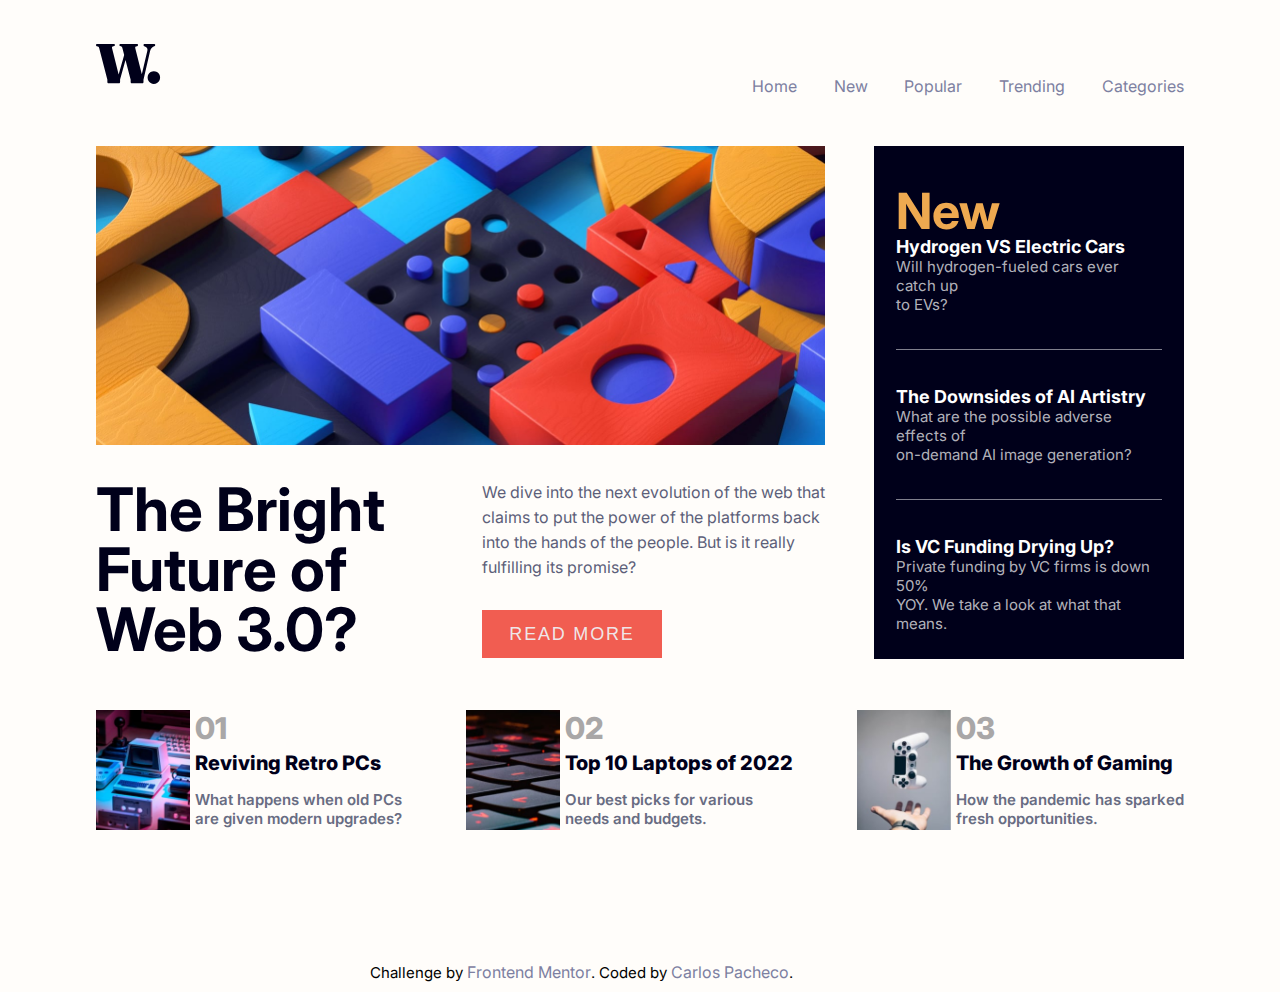
<file: index.html>
<!DOCTYPE html>
<html lang="pt-br">

<head>
  <meta charset="UTF-8">
  <meta name="viewport" content="width=device-width, initial-scale=1.0">
  <link rel="shortcut icon" href="assets/images/favicon-32x32.png" type="image/x-icon">
  <link rel="icon" type="image/png" sizes="32x32" href="./assets/images/favicon-32x32.png">
  <link rel="stylesheet" href="assets/style.css">
  <title>Frontend Mentor | News homepage</title>
</head>

<body>
  <header>
    <nav class="mobile-modo">
      <div class="logo"><img src="assets/images/logo.svg" alt="" srcset=""></div>
      <button class="navbar-toggle" onclick="toggleMenu()">
        <span class="line1"></span>
        <span class="line2"></span>
        <span class="line3"></span>
      </button>
      <ul class="menu">
        <li><a class="item1" href="#">Home</a></li>
        <li><a class="item2" href="#">New</a></li>
        <li><a class="item3" href="#">Popular</a></li>
        <li><a class="item4" href="#">Trending</a></li>
        <li><a class="item5" href="#">Categories</a></li>
      </ul>
    </nav>
  </header>
  <main>
    <section class="principal mobile-modo">
      <div class="container-pai-banner">
        <div class="banner-principal">
          <picture>
            <source media="(max-width:700px)" srcset="assets/images/image-web-3-mobile.jpg" type="image/jpg">
            <img src="assets/images/image-web-3-desktop.jpg" alt="">
          </picture>
        </div>
        <div class="text-banner">
          <div class="blue-text">
            <h1 class="fonte-blue">The Bright <br> Future of <br> Web 3.0?</h1>
          </div>
          <div class="text-banner-button">
            <span>We dive into the next evolution of the web that <br>claims to put the power of the platforms back <br>
              into the
              hands of the
              people.
              But is it really <br> fulfilling its promise?</span>
            <a href="#"><button class="botao-read-more" type="button" id="read-more">Read more</button></a>
          </div>
        </div>
      </div>
      <div class="news-blue">
        <div class="news-item-pai">
          <h1 class="new">New</h1>
          <div class="news-item">
            <h2><a href="#">Hydrogen VS Electric Cars</a></h2>
            <span>Will hydrogen-fueled cars ever catch up <br> to EVs?</span>
          </div>
          <hr>
          <div class="news-item">
            <h2><a href="#">The Downsides of AI Artistry</a></h2>
            <span>What are the possible adverse effects of <br> on-demand AI image generation?</span>
          </div>
          <hr>
          <div class="news-item">
            <h2><a href="#">Is VC Funding Drying Up?</a></h2>
            <span>Private funding by VC firms is down 50% <br> YOY. We take a look at what that means.</span>
          </div>
        </div>
      </div>
    </section>
    <section class="artigos mobile-modo">
      <div class="artigos-item">
        <div>
          <img src="assets/images/image-retro-pcs.jpg" alt="">
        </div>
        <div class="artigos-item-text artigos-first-item">
          <div>01</div>
          <div><a href="#">Reviving Retro PCs</a></div>
          <div>What happens when old PCs<br>are given modern upgrades?</div>
        </div>
      </div>
      <div class="artigos-item">
        <div>
          <img src="assets/images/image-top-laptops.jpg" alt="">
        </div>
        <div class="artigos-item-text">
          <div>02</div>
          <div><a href="#">Top 10 Laptops of 2022</a></div>
          <div>Our best picks for various <br> needs and budgets.</div>
        </div>
      </div>
      <div class="artigos-item">
        <div>
          <img src="assets/images/image-gaming-growth.jpg" alt="">
        </div>
        <div class="artigos-item-text">
          <div>03</div>
          <div><a href="#">The Growth of Gaming</a></div>
          <div>How the pandemic has sparked <br> fresh opportunities.</div>
        </div>
      </div>
    </section>
  </main>

  <section>
    <div class="attribution">
      Challenge by <a href="https://www.frontendmentor.io?ref=challenge" target="_blank">Frontend Mentor</a>.
      Coded by <a href="#">Carlos Pacheco</a>.
    </div>
  </section>
</body>
<script src="assets/main.js"></script>

</html>
</file>
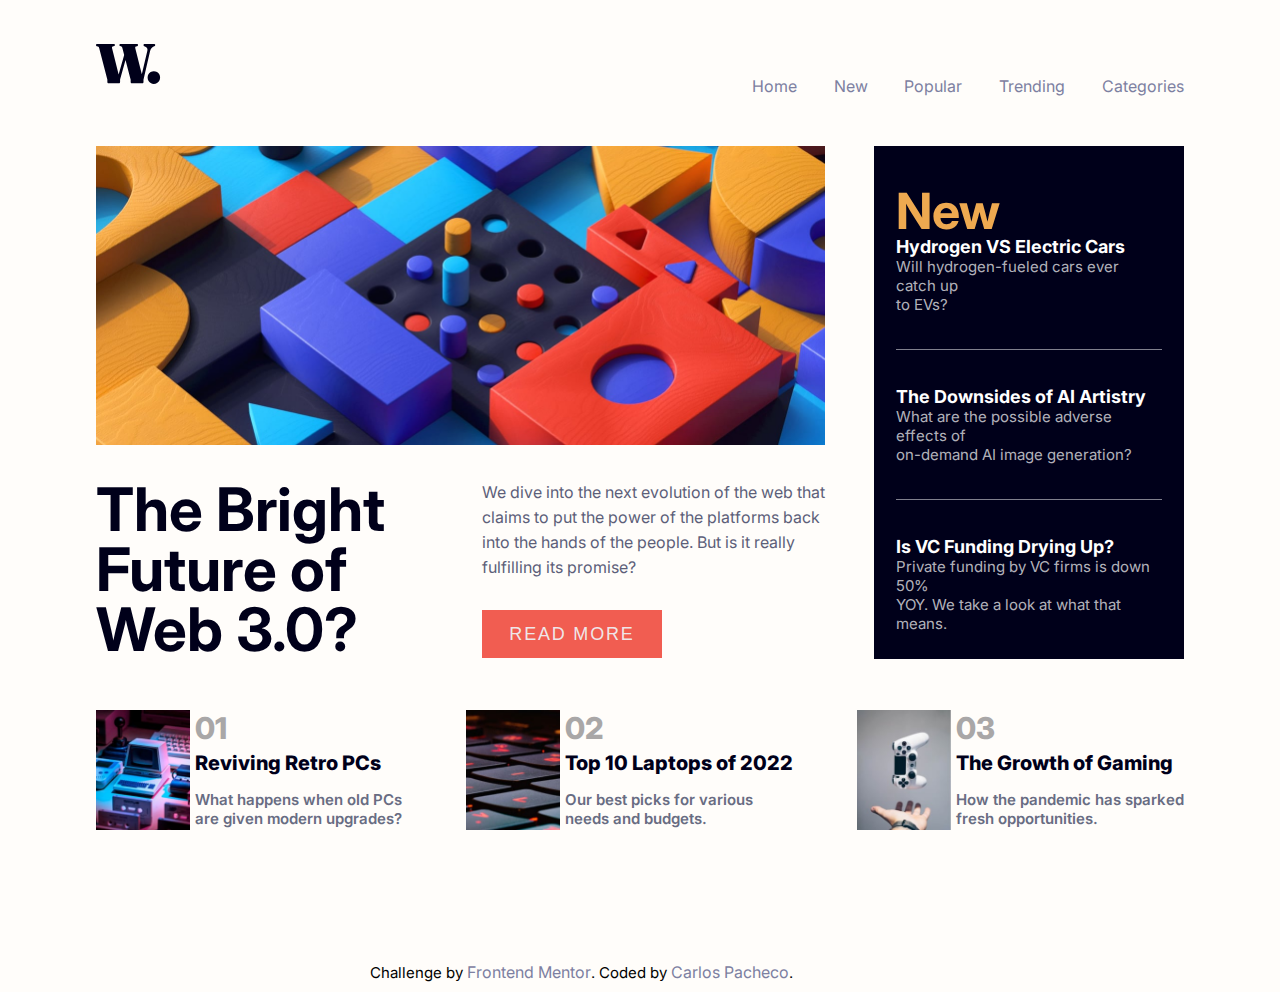
<file: news-homepage-main/index.html>
<!DOCTYPE html>
<html lang="pt-br">

<head>
  <meta charset="UTF-8">
  <meta name="viewport" content="width=device-width, initial-scale=1.0">
  <link rel="shortcut icon" href="assets/images/favicon-32x32.png" type="image/x-icon">
  <link rel="icon" type="image/png" sizes="32x32" href="./assets/images/favicon-32x32.png">
  <link rel="stylesheet" href="assets/style.css">
  <title>Frontend Mentor | News homepage</title>
</head>

<body>
  <header>
    <nav class="mobile-modo">
      <div class="logo"><img src="assets/images/logo.svg" alt="" srcset=""></div>
      <button class="navbar-toggle" onclick="toggleMenu()">
        <span class="line1"></span>
        <span class="line2"></span>
        <span class="line3"></span>
      </button>
      <ul class="menu">
        <li><a class="item1" href="https://www.youtube.com/watch?v=U1gMVr_zDPs">Home</a></li>
        <li><a class="item2" href="#">New</a></li>
        <li><a class="item3" href="#">Popular</a></li>
        <li><a class="item4" href="#">Trending</a></li>
        <li><a class="item5" href="#">Categories</a></li>
      </ul>
    </nav>
  </header>
  <main>
    <section class="principal mobile-modo">
      <div class="container-pai-banner">
        <div class="banner-principal">
          <picture>
            <source media="(max-width:700px)" srcset="assets/images/image-web-3-mobile.jpg" type="image/jpg">
            <img src="assets/images/image-web-3-desktop.jpg" alt="">
          </picture>
        </div>
        <div class="text-banner">
          <div class="blue-text">
            <h1 class="fonte-blue">The Bright <br> Future of <br> Web 3.0?</h1>
          </div>
          <div class="text-banner-button">
            <span>We dive into the next evolution of the web that <br>claims to put the power of the platforms back <br>
              into the
              hands of the
              people.
              But is it really <br> fulfilling its promise?</span>
            <a href="#"><button class="botao-read-more" type="button" id="read-more">Read more</button></a>
          </div>
        </div>
      </div>
      <div class="news-blue">
        <div class="news-item-pai">
          <h1 class="new">New</h1>
          <div class="news-item">
            <h2><a href="#">Hydrogen VS Electric Cars</a></h2>
            <span>Will hydrogen-fueled cars ever catch up <br> to EVs?</span>
          </div>
          <hr>
          <div class="news-item">
            <h2><a href="#">The Downsides of AI Artistry</a></h2>
            <span>What are the possible adverse effects of <br> on-demand AI image generation?</span>
          </div>
          <hr>
          <div class="news-item">
            <h2><a href="#">Is VC Funding Drying Up?</a></h2>
            <span>Private funding by VC firms is down 50% <br> YOY. We take a look at what that means.</span>
          </div>
        </div>
      </div>
    </section>
    <section class="artigos mobile-modo">
      <div class="artigos-item">
        <div>
          <img src="assets/images/image-retro-pcs.jpg" alt="">
        </div>
        <div class="artigos-item-text artigos-first-item">
          <div>01</div>
          <div><a href="#">Reviving Retro PCs</a></div>
          <div>What happens when old PCs<br>are given modern upgrades?</div>
        </div>
      </div>
      <div class="artigos-item">
        <div>
          <img src="assets/images/image-top-laptops.jpg" alt="">
        </div>
        <div class="artigos-item-text">
          <div>02</div>
          <div><a href="#">Top 10 Laptops of 2022</a></div>
          <div>Our best picks for various <br> needs and budgets.</div>
        </div>
      </div>
      <div class="artigos-item">
        <div>
          <img src="assets/images/image-gaming-growth.jpg" alt="">
        </div>
        <div class="artigos-item-text">
          <div>03</div>
          <div><a href="#">The Growth of Gaming</a></div>
          <div>How the pandemic has sparked <br> fresh opportunities.</div>
        </div>
      </div>
    </section>
  </main>

  <section>
    <div class="attribution">
      Challenge by <a href="https://www.frontendmentor.io?ref=challenge" target="_blank">Frontend Mentor</a>.
      Coded by <a href="#">Carlos Pacheco</a>.
    </div>
  </section>
</body>
<script src="assets/main.js"></script>

</html>
</file>
<file: assets/style.css>
@import url('https://fonts.googleapis.com/css2?family=Inter:wght@400;700;800&display=swap');

* {
    margin: 0;
    padding: 0;
}

body {
    font-family: 'Inter', sans-serif;
    margin: 0;
    padding: 0;
    font-size: 15px;
    margin-top: 2%;
    background-color: hsl(36, 100%, 99%)
}

header {
    padding: 10px;
    display: flex;
    align-items: center;
    justify-content: center;
}

nav {
    display: flex;
    width: 65vw;
    justify-content: space-between;
    align-items: end;
}

.navbar-toggle {
    display: none;
    width: 60px;
    height: 30px;
    margin-bottom: 10px;
    border: none;
    border-radius: 10px;
    align-items: center;
    background-color: #ffffff00;
}

.navbar-toggle>span {
    gap: 5px;
    border: #00001a solid;
    height: 0.3px;
    width: 50px;
}

.menu {
    list-style-type: none;
    display: flex;
    gap: 2.3rem;
}

.menu>li>a:hover {
    color: #f17c51;
}

.logo {
    width: 100px;
    font-size: 50px;
    color: #333;
    margin-right: 10px;
}

main {
    display: flex;
    flex-direction: column;
    align-items: center;
}

.big-fonte {
    font-family: Arial, Helvetica, sans-serif;
    font-weight: 700;
    font-size: 60px;
    width: 50%;
    color: #00001a;
}

a {
    font-weight: 400;
    font-size: 16px;
    font-family: 'Inter', sans-serif;
    color: hsl(235, 16%, 56%);
    text-decoration: none;
}

.principal {
    margin-top: 40px;
    gap: 20px;
    width: 65vw;
    display: flex;
    flex-wrap: wrap;
    justify-content: space-between;
}

.container-pai-banner {
    width: 67%;
    flex-wrap: wrap;
    display: flex;
    flex-direction: column;
}

.banner-principal img {
    width: 100%;
}

.text-banner {
    margin-top: 30px;
    width: 100%;
    display: flex;
    flex-direction: row;
    flex-wrap: wrap;
    justify-content: space-between;
    align-items: center;
    gap: 10px;
}

.fonte-blue {
    margin: 0;
    line-height: 60px;
    font-size: 60px;
    color: #00001a;
}

.text-banner-button {
    gap: 30px;
    line-height: 25px;
    display: flex;
    flex-direction: column;
    font-size: 16px;
    color: hsl(236, 13%, 42%);
}

.botao-read-more {
    text-transform: uppercase;
    letter-spacing: 0.1em;
    cursor: pointer;
    font-size: 18px;
    width: 180px;
    height: 48px;
    background: #f15d51;
    border: none;
    color: rgba(239, 244, 248, 0.924);
}

.botao-read-more:hover {
    background-color: #00001a;
}

.news-blue {
    display: flex;
    flex-direction: column;
    background-color: #00001a;
    color: aliceblue;
    width: 28.5%;
    min-width: 260px;
}

.new {
    margin-top: 20px;
    line-height: 50px;
    color: #eea950;
    font-size: 50px;
}

.news-item-pai {
    width: 86%;
    margin: 20px auto;
}

.news-item :nth-child(1) {
    font-size: 18px;
    font-weight: 700;
    color: #ffffff;
}

.news-item :nth-child(1):hover {
    color: #eea950;
}

.news-item :nth-child(2) {
    font-size: 15px;
    color: rgba(255, 255, 255, 0.708);
}


hr {
    margin: 35px 0 35px 0;
    border: none;
    border-top: 1px solid rgba(255, 255, 255, 0.5);
    height: 1px;
}

.artigos {
    display: flex;
    flex-direction: row;
    flex-wrap: wrap;
    width: 65vw;
    margin: 4% auto;
    justify-content: space-between;
}

.artigos-item {
    height: 200px;
    min-width: 260px;
    display: flex;
    gap: 5px;
}

.artigos-item img {
    height: 120px;
}

.artigos-item-text {
    gap: 5px;
    flex-shrink: 2;
    display: flex;
    flex-direction: column;
}

.artigos-item-text :nth-child(1) {
    color: hsl(0, 1%, 66%);
    font-size: 30px;
    margin-top: 0;
    font-weight: 800;
}

.artigos-item-text :only-child {
    font-size: 20px;
    font-weight: 800;
    color: #00001a;
    margin-top: 10px;
}

.artigos-item-text :only-child:hover {
    color: #eea950;
}

.artigos-item-text :nth-child(3) {
    margin-top: 10px;
    font-weight: 600;
    color: hsl(231, 11%, 46%);
}

.attribution {
    width: 60vh;
    min-width: 200px;
    margin: 0 auto;
    margin-bottom: 10px;
}

@media (max-width: 1680px) {
    .mobile-modo {
        width: 80vw;
    }

}

@media (max-width: 1450px) {
    .mobile-modo {
        width: 85vw;
    }

    .banner-principal {
        width: 100%;
    }

}

@media (max-width: 1024px) {

    .menu {
        position: fixed;
        z-index: 2;
        top: 0;
        right: -100%;
        height: 100vh;
        width: 60%;
        max-width: 300px;
        background-color: #eff2f3;
        padding-top: 20%;
        padding-left: 5%;
    }

    .menu.open {
        flex-direction: column;
        right: 0;
        animation: slide-in 0.5s forwards;
    }

    .navbar-toggle>span {
        transition: transform 0.3s ease;
    }

    .navbar-toggle.open .line1 {
        width: 30px;
        transform: rotate(45deg) translate(5px, 6px);
    }

    .navbar-toggle.open .line2 {
        opacity: 0;
    }

    .navbar-toggle.open .line3 {
        width: 30px;
        transform: rotate(-45deg) translate(5px, -6px);
    }

    @keyframes slide-in {
        from {
            right: -100%;
        }

        to {
            right: 0;
        }
    }

    .menu>li>a {
        font-size: 20px;
        font-weight: 700;
        color: #00001a;
    }

    .menu>li>a:hover {
        opacity: 0.7;
    }

    .mobile-modo {
        width: 90vw;
    }

    .navbar-toggle {
        right: 0;
        margin-right: 5%;
        display: flex;
        flex-direction: column;
        position: fixed;
        z-index: 3;
    }

    .navbar-toggle>span {
        margin-top: 2px;
    }

    .overlay {
        position: fixed;
        top: 0;
        left: 0;
        width: 100%;
        height: 100%;
        background-color: rgba(0, 0, 0, 0.5);
        z-index: 1;
    }


    .attribution {
        margin-left: 4%;
    }

}

@media (max-width: 941px) {
    .banner-principal img {
        width: 90vw;
    }
}

@media (max-width: 768px) {

    .logo {
        font-size: 50px;
    }

    .menu {
        padding-top: 30%;
    }

    .principal {
        gap: 60px;
        width: 90vw;
        margin: 0 auto;
        justify-content: center;
    }

    .container-pai-banner {
        width: 100vw;
    }

    .fonte-blue {
        font-family: Arial, Helvetica, sans-serif;
        font-weight: 800;
        font-size: 40px;
        color: #00001a;
        line-height: 40px;
        margin-bottom: 30px;
    }

    .fonte-blue>br {
        display: none;
    }

    .new {
        margin-top: 5px;
        font-size: 30px;
    }

    .news-blue {
        display: flex;
        flex-direction: column;
        background-color: #00001a;
        color: aliceblue;
        width: 100vw;
    }

    .artigos {
        margin-top: 60px;
        width: 90vw;
        justify-content: start;
        text-align: left;
    }

    .artigos-item-text {
        gap: 0;
        width: 100vw;
    }


    .artigos-item {
        width: 90vw;
        gap: 24px;
    }

    .artigos-item img {
        height: 150px;

    }

    .attribution {
        width: 90vw;
        justify-content: center;
    }

}
</file>
<file: news-homepage-main/assets/style.css>
@import url('https://fonts.googleapis.com/css2?family=Inter:wght@400;700;800&display=swap');

* {
    margin: 0;
    padding: 0;
}

body {
    font-family: 'Inter', sans-serif;
    margin: 0;
    padding: 0;
    font-size: 15px;
    margin-top: 2%;
    background-color: hsl(36, 100%, 99%)
}

header {
    padding: 10px;
    display: flex;
    align-items: center;
    justify-content: center;
}

nav {
    display: flex;
    width: 65vw;
    justify-content: space-between;
    align-items: end;
}

.navbar-toggle {
    display: none;
    width: 60px;
    height: 30px;
    margin-bottom: 10px;
    border: none;
    border-radius: 10px;
    align-items: center;
    background-color: #ffffff00;
}

.navbar-toggle>span {
    gap: 5px;
    border: #00001a solid;
    height: 0.3px;
    width: 50px;
}

.menu {
    list-style-type: none;
    display: flex;
    gap: 2.3rem;
}

.menu>li>a:hover {
    color: #f17c51;
}

.logo {
    width: 100px;
    font-size: 50px;
    color: #333;
    margin-right: 10px;
}

main {
    display: flex;
    flex-direction: column;
    align-items: center;
}

.big-fonte {
    font-family: Arial, Helvetica, sans-serif;
    font-weight: 700;
    font-size: 60px;
    width: 50%;
    color: #00001a;
}

a {
    font-weight: 400;
    font-size: 16px;
    font-family: 'Inter', sans-serif;
    color: hsl(235, 16%, 56%);
    text-decoration: none;
}

.principal {
    margin-top: 40px;
    gap: 20px;
    width: 65vw;
    display: flex;
    flex-wrap: wrap;
    justify-content: space-between;
}

.container-pai-banner {
    width: 67%;
    flex-wrap: wrap;
    display: flex;
    flex-direction: column;
}

.banner-principal img {
    width: 100%;
}

.text-banner {
    margin-top: 30px;
    width: 100%;
    display: flex;
    flex-direction: row;
    flex-wrap: wrap;
    justify-content: space-between;
    align-items: center;
    gap: 10px;
}

.fonte-blue {
    margin: 0;
    line-height: 60px;
    font-size: 60px;
    color: #00001a;
}

.text-banner-button {
    gap: 30px;
    line-height: 25px;
    display: flex;
    flex-direction: column;
    font-size: 16px;
    color: hsl(236, 13%, 42%);
}

.botao-read-more {
    text-transform: uppercase;
    letter-spacing: 0.1em;
    cursor: pointer;
    font-size: 18px;
    width: 180px;
    height: 48px;
    background: #f15d51;
    border: none;
    color: rgba(239, 244, 248, 0.924);
}

.botao-read-more:hover {
    background-color: #00001a;
}

.news-blue {
    display: flex;
    flex-direction: column;
    background-color: #00001a;
    color: aliceblue;
    width: 28.5%;
    min-width: 260px;
}

.new {
    margin-top: 20px;
    line-height: 50px;
    color: #eea950;
    font-size: 50px;
}

.news-item-pai {
    width: 86%;
    margin: 20px auto;
}

.news-item :nth-child(1) {
    font-size: 18px;
    font-weight: 700;
    color: #ffffff;
}

.news-item :nth-child(1):hover {
    color: #eea950;
}

.news-item :nth-child(2) {
    font-size: 15px;
    color: rgba(255, 255, 255, 0.708);
}


hr {
    margin: 35px 0 35px 0;
    border: none;
    border-top: 1px solid rgba(255, 255, 255, 0.5);
    height: 1px;
}

.artigos {
    display: flex;
    flex-direction: row;
    flex-wrap: wrap;
    width: 65vw;
    margin: 4% auto;
    justify-content: space-between;
}

.artigos-item {
    height: 200px;
    min-width: 260px;
    display: flex;
    gap: 5px;
}

.artigos-item img {
    height: 120px;
}

.artigos-item-text {
    gap: 5px;
    flex-shrink: 2;
    display: flex;
    flex-direction: column;
}

.artigos-item-text :nth-child(1) {
    color: hsl(0, 1%, 66%);
    font-size: 30px;
    margin-top: 0;
    font-weight: 800;
}

.artigos-item-text :only-child {
    font-size: 20px;
    font-weight: 800;
    color: #00001a;
    margin-top: 10px;
}

.artigos-item-text :only-child:hover {
    color: #eea950;
}

.artigos-item-text :nth-child(3) {
    margin-top: 10px;
    font-weight: 600;
    color: hsl(231, 11%, 46%);
}

.attribution {
    width: 60vh;
    min-width: 200px;
    margin: 0 auto;
    margin-bottom: 10px;
}

@media (max-width: 1680px) {
    .mobile-modo {
        width: 80vw;
    }

}

@media (max-width: 1450px) {
    .mobile-modo {
        width: 85vw;
    }

    .banner-principal {
        width: 100%;
    }

}

@media (max-width: 1024px) {

    .menu {
        position: fixed;
        z-index: 2;
        top: 0;
        right: -100%;
        height: 100vh;
        width: 60%;
        max-width: 300px;
        background-color: #eff2f3;
        padding-top: 20%;
        padding-left: 5%;
    }

    .menu.open {
        flex-direction: column;
        right: 0;
        animation: slide-in 0.5s forwards;
    }

    .navbar-toggle>span {
        transition: transform 0.3s ease;
    }

    .navbar-toggle.open .line1 {
        width: 30px;
        transform: rotate(45deg) translate(5px, 6px);
    }

    .navbar-toggle.open .line2 {
        opacity: 0;
    }

    .navbar-toggle.open .line3 {
        width: 30px;
        transform: rotate(-45deg) translate(5px, -6px);
    }

    @keyframes slide-in {
        from {
            right: -100%;
        }

        to {
            right: 0;
        }
    }

    .menu>li>a {
        font-size: 20px;
        font-weight: 700;
        color: #00001a;
    }

    .menu>li>a:hover {
        opacity: 0.7;
    }

    .mobile-modo {
        width: 90vw;
    }

    .navbar-toggle {
        right: 0;
        margin-right: 5%;
        display: flex;
        flex-direction: column;
        position: fixed;
        z-index: 3;
    }

    .navbar-toggle>span {
        margin-top: 2px;
    }

    .overlay {
        position: fixed;
        top: 0;
        left: 0;
        width: 100%;
        height: 100%;
        background-color: rgba(0, 0, 0, 0.5);
        z-index: 1;
    }


    .attribution {
        margin-left: 4%;
    }

}

@media (max-width: 941px) {
    .banner-principal img {
        width: 90vw;
    }
}

@media (max-width: 768px) {

    .logo {
        font-size: 50px;
    }

    .menu {
        padding-top: 30%;
    }

    .principal {
        gap: 60px;
        width: 90vw;
        margin: 0 auto;
        justify-content: center;
    }

    .container-pai-banner {
        width: 100vw;
    }

    .fonte-blue {
        font-family: Arial, Helvetica, sans-serif;
        font-weight: 800;
        font-size: 40px;
        color: #00001a;
        line-height: 40px;
        margin-bottom: 30px;
    }

    .fonte-blue>br {
        display: none;
    }

    .new {
        margin-top: 5px;
        font-size: 30px;
    }

    .news-blue {
        display: flex;
        flex-direction: column;
        background-color: #00001a;
        color: aliceblue;
        width: 100vw;
    }

    .artigos {
        margin-top: 60px;
        width: 90vw;
        justify-content: start;
        text-align: left;
    }

    .artigos-item-text {
        gap: 0;
        width: 100vw;
    }


    .artigos-item {
        width: 90vw;
        gap: 24px;
    }

    .artigos-item img {
        height: 150px;

    }

    .attribution {
        width: 90vw;
        justify-content: center;
    }

}
</file>
